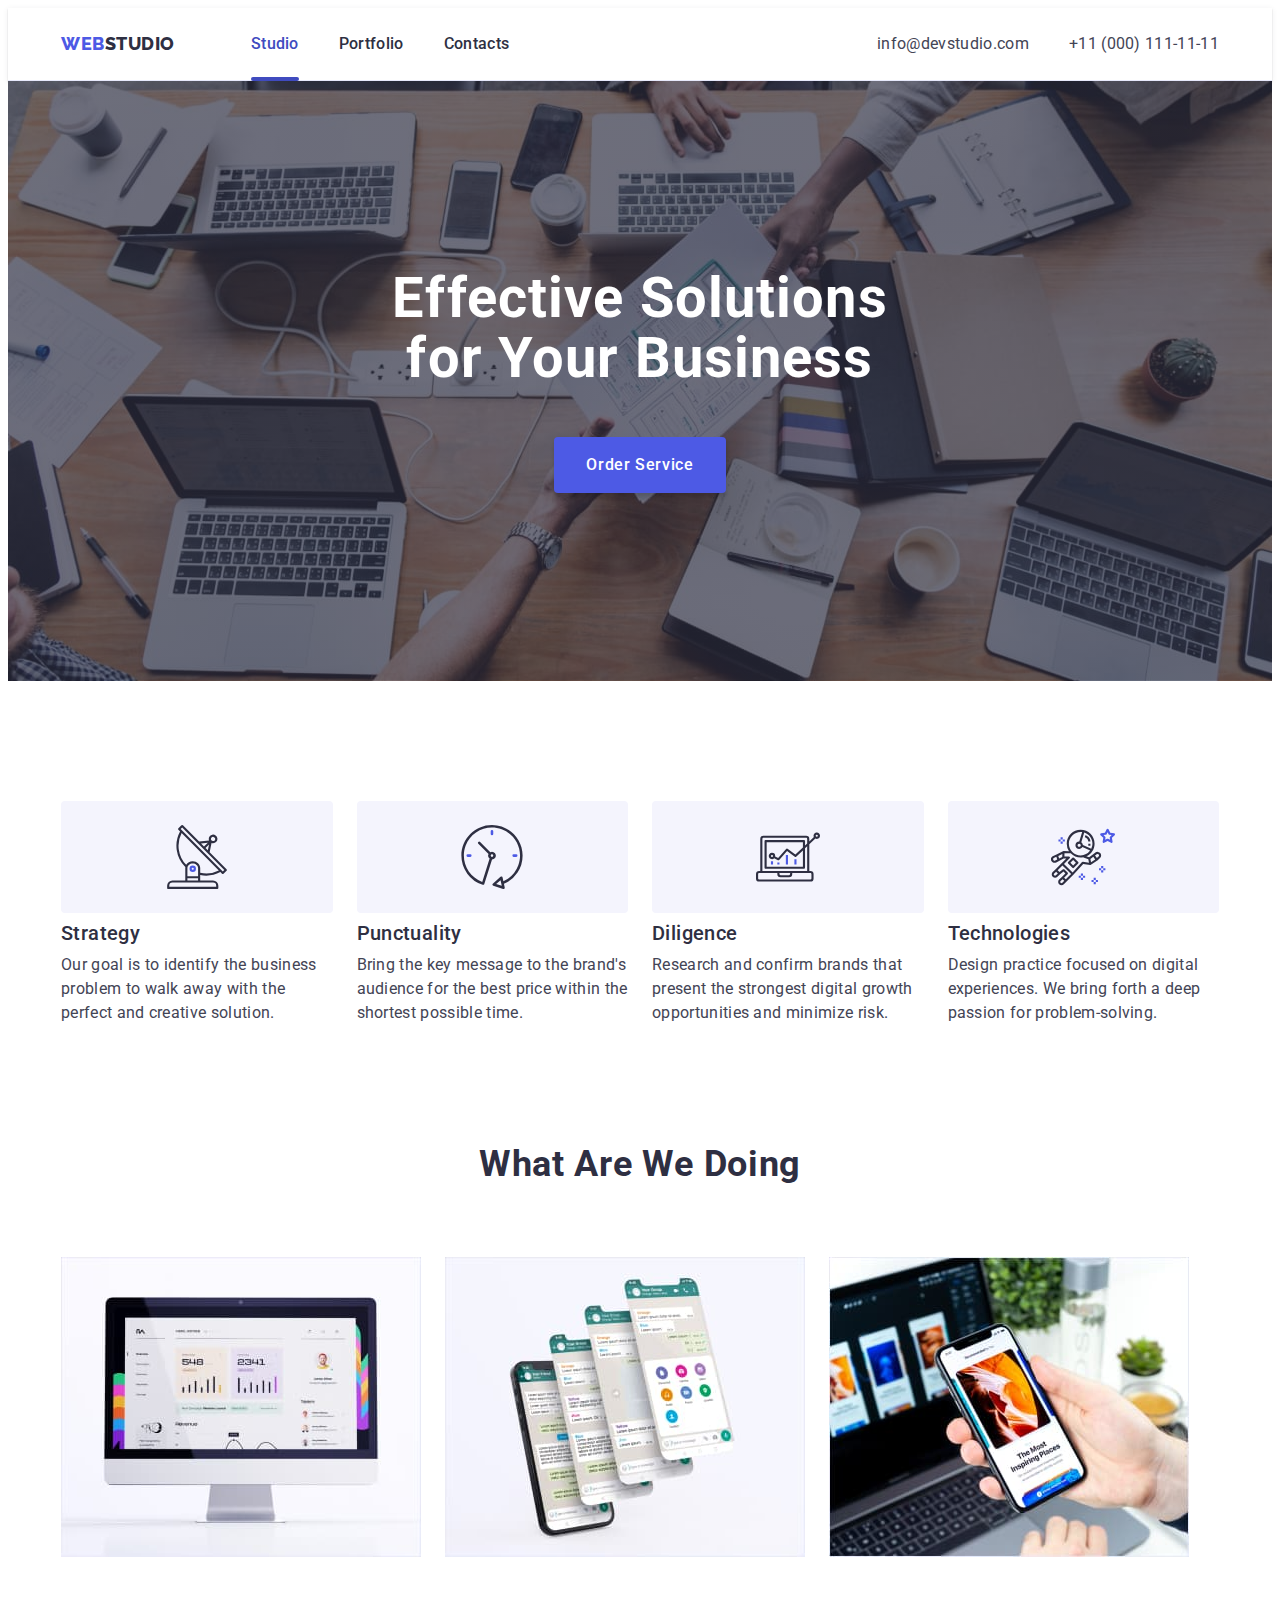
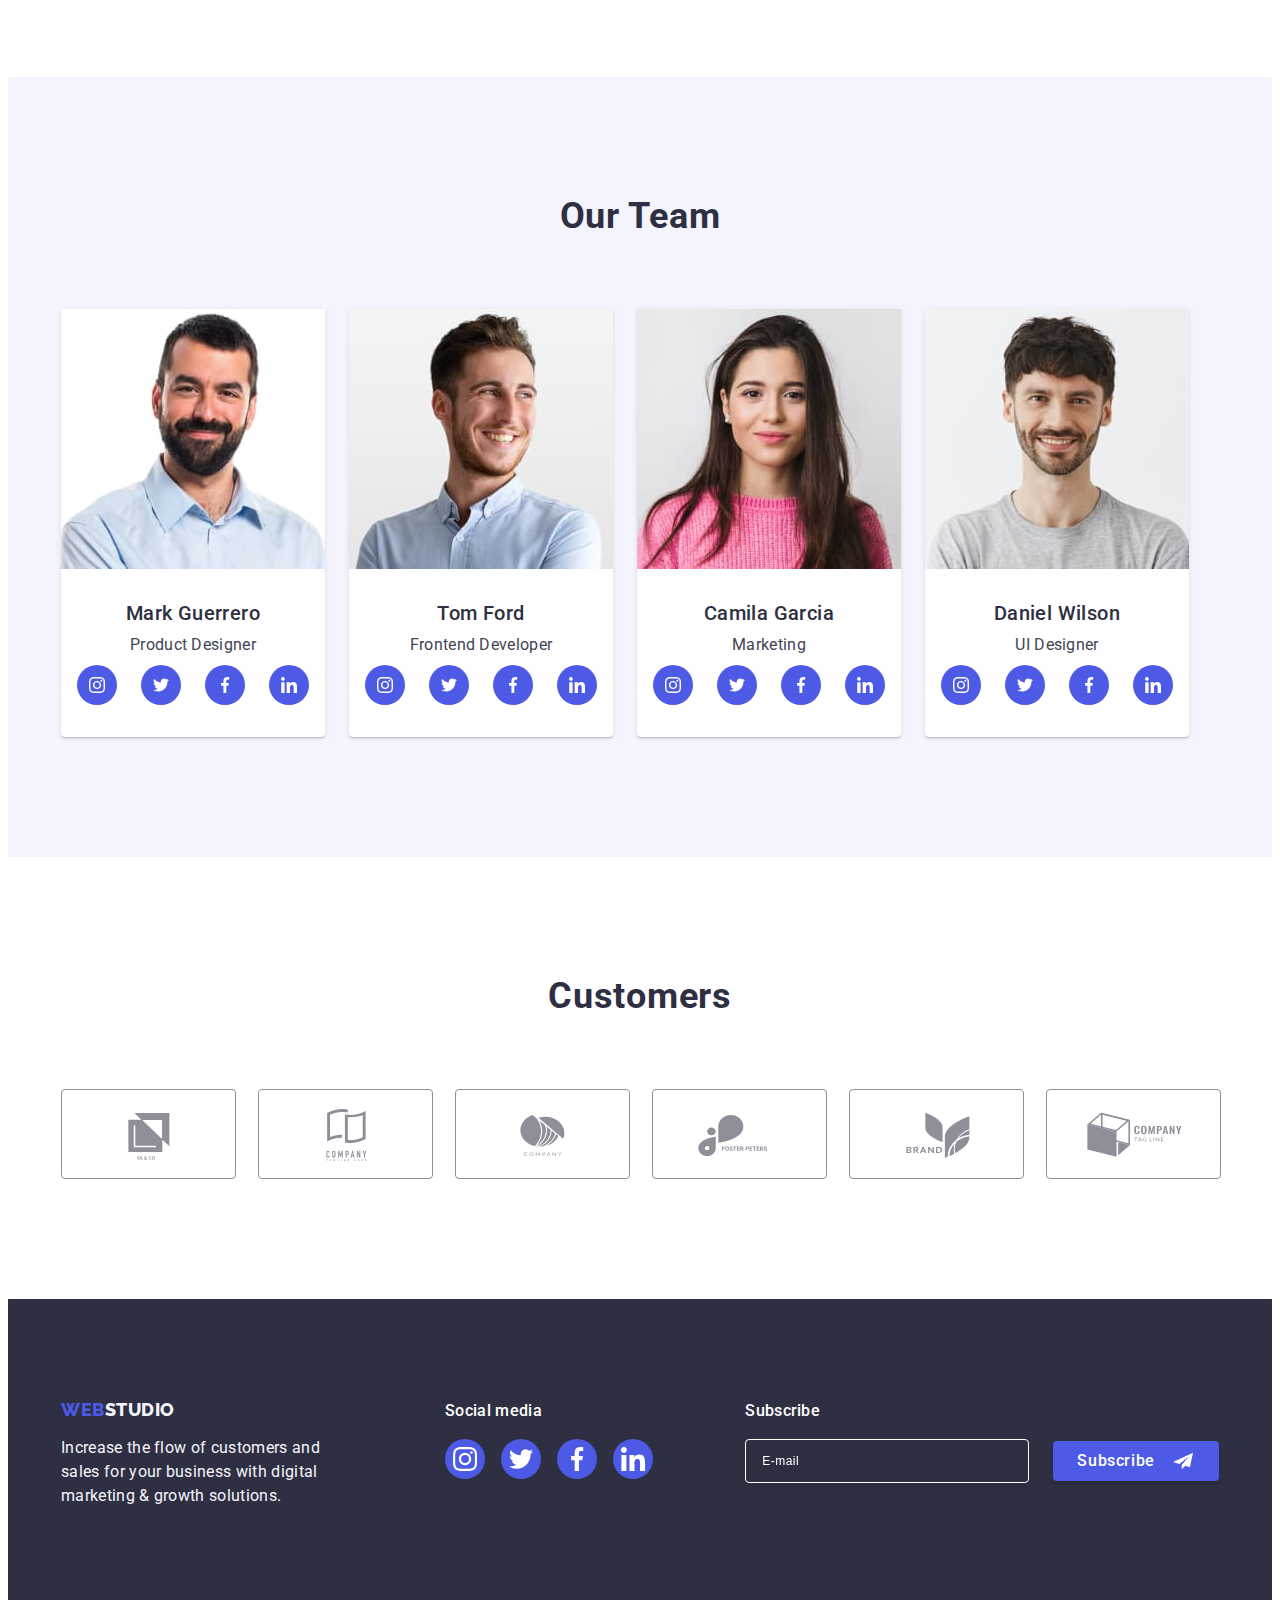
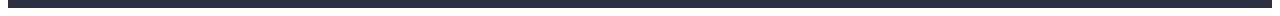
<file: index.html>
<!DOCTYPE html>
<html lang="en">
  <head>
    <meta charset="UTF-8" />
    <meta http-equiv="X-UA-Compatible" content="IE=edge" />
    <meta name="viewport" content="width=device-width, initial-scale=1.0" />
    <title>Main Page</title>
    <link rel="preconnect" href="https://fonts.googleapis.com" />
    <link rel="preconnect" href="https://fonts.gstatic.com" crossorigin />
    <link
      href="https://fonts.googleapis.com/css2?family=Raleway:wght@800&family=Roboto:wght@400;500;700;900&display=swap"
      rel="stylesheet"
    />
    <link
      rel="stylesheet"
      href="https://cdnjs.cloudflare.com/ajax/libs/modern-normalize/1.1.0/modern-normalize.min.css"
      integrity="sha512-wpPYUAdjBVSE4KJnH1VR1HeZfpl1ub8YT/NKx4PuQ5NmX2tKuGu6U/JRp5y+Y8XG2tV+wKQpNHVUX03MfMFn9Q=="
      crossorigin="anonymous"
      referrerpolicy="no-referrer"
    />
    <link rel="stylesheet" href="./css/styles.css" />
  </head>

  <body>
    <header class="header">
      <div class="haeder-container container">
        <nav class="header-nav">
          <a class="logo" href="./index.html"
            >Web<span class="header-logo">Studio</span></a
          >
          <ul class="header-menu">
            <li class="menu-item">
              <a class="header-link current-page" href="./index.html">Studio</a>
            </li>
            <li class="menu-item">
              <a class="header-link" href="./portfolio.html">Portfolio</a>
            </li>
            <li class="menu-item">
              <a class="header-link" href="">Contacts</a>
            </li>
          </ul>
        </nav>
        <address class="contact">
          <ul class="contact-list">
            <li class="contact-item">
              <a class="header-contact" href="mailto:info@devstudio.com"
                >info@devstudio.com</a
              >
            </li>
            <li class="contact-item">
              <a class="header-contact" href="tel:+110001111111"
                >+11 (000) 111-11-11</a
              >
            </li>
          </ul>
        </address>
      </div>
    </header>
    <main>
      <section class="hero">
        <div class="container">
          <h1 class="hero-title">Effective Solutions for Your Business</h1>
          <button data-modal-open class="order-btn btn" type="button">
            Order Service
          </button>
        </div>
      </section>
      <section class="features">
        <div class="container">
          <h2 class="features visually-hidden">Features</h2>
          <ul class="features-list">
            <li class="features-item">
              <div class="features-thumb">
                <svg class="features-icon">
                  <use href="./images/symbol-defs.svg#icon-antenna"></use>
                </svg>
              </div>
              <h3 class="features-subtitle subtitle">Strategy</h3>
              <p class="features-article">
                Our goal is to identify the business problem to walk away with
                the perfect and creative solution.
              </p>
            </li>
            <li class="features-item">
              <div class="features-thumb">
                <svg class="features-icon">
                  <use href="./images/symbol-defs.svg#icon-clock"></use>
                </svg>
              </div>
              <h3 class="features-subtitle subtitle">Punctuality</h3>
              <p class="features-article">
                Bring the key message to the brand's audience for the best price
                within the shortest possible time.
              </p>
            </li>
            <li class="features-item">
              <div class="features-thumb">
                <svg class="features-icon">
                  <use href="./images/symbol-defs.svg#icon-diagram"></use>
                </svg>
              </div>
              <h3 class="features-subtitle subtitle">Diligence</h3>
              <p class="features-article">
                Research and confirm brands that present the strongest digital
                growth opportunities and minimize risk.
              </p>
            </li>
            <li class="features-item">
              <div class="features-thumb">
                <svg class="features-icon">
                  <use href="./images/symbol-defs.svg#icon-astronaut"></use>
                </svg>
              </div>
              <h3 class="features-subtitle subtitle">Technologies</h3>
              <p class="features-article">
                Design practice focused on digital experiences. We bring forth a
                deep passion for problem-solving.
              </p>
            </li>
          </ul>
        </div>
      </section>
      <section class="activity">
        <div class="container">
          <h2 class="activity-title title">What are we doing</h2>
          <ul class="activity-list">
            <li class="activity-item">
              <img
                class="activity-img"
                src="./images/monitor.jpg"
                alt="Monitor"
                width="360"
                height="300"
              />
            </li>
            <li class="activity-item">
              <img
                class="activity-img"
                src="./images/scrin.jpg"
                alt="4 smartphone screens"
                width="360"
                height="300"
              />
            </li>
            <li class="activity-item">
              <img
                class="activity-img"
                src="./images/smartphon.jpg"
                alt="smartphone in human hand"
                width="360"
                height="300"
              />
            </li>
          </ul>
        </div>
      </section>
      <section class="team">
        <div class="container">
          <h2 class="team-title title">Our Team</h2>
          <ul class="team-list">
            <li class="team-item">
              <img
                src="./images/mark.jpg"
                alt="smiling man with a dark beard"
                width="264"
                height="260"
              />
              <div class="team-info">
                <h3 class="team-name subtitle">Mark Guerrero</h3>
                <p class="team-position">Product Designer</p>
                <ul class="team-socials">
                  <li>
                    <a href="" class="team-sosial social-link">
                      <svg class="social-icon">
                        <use
                          href="./images/symbol-defs.svg#icon-instagram"
                        ></use>
                      </svg>
                    </a>
                  </li>
                  <li>
                    <a href="" class="team-sosial social-link">
                      <svg class="social-icon">
                        <use href="./images/symbol-defs.svg#icon-twitter"></use>
                      </svg>
                    </a>
                  </li>
                  <li>
                    <a href="" class="team-sosial social-link">
                      <svg class="social-icon">
                        <use
                          href="./images/symbol-defs.svg#icon-facebook"
                        ></use>
                      </svg>
                    </a>
                  </li>
                  <li>
                    <a href="" class="team-sosial social-link">
                      <svg class="social-icon">
                        <use
                          href="./images/symbol-defs.svg#icon-linkedin"
                        ></use>
                      </svg>
                    </a>
                  </li>
                </ul>
              </div>
            </li>
            <li class="team-item">
              <img
                src="./images/tom.jpg"
                alt="a smiling guy with a fair beard"
                width="264"
                height="260"
              />
              <div class="team-info">
                <h3 class="team-name subtitle">Tom Ford</h3>
                <p class="team-position">Frontend Developer</p>
                <ul class="team-socials">
                  <li>
                    <a href="" class="team-sosial social-link">
                      <svg class="social-icon">
                        <use
                          href="./images/symbol-defs.svg#icon-instagram"
                        ></use>
                      </svg>
                    </a>
                  </li>
                  <li>
                    <a href="" class="team-sosial social-link">
                      <svg class="social-icon">
                        <use href="./images/symbol-defs.svg#icon-twitter"></use>
                      </svg>
                    </a>
                  </li>
                  <li>
                    <a href="" class="team-sosial social-link">
                      <svg class="social-icon">
                        <use
                          href="./images/symbol-defs.svg#icon-facebook"
                        ></use>
                      </svg>
                    </a>
                  </li>
                  <li>
                    <a href="" class="team-sosial social-link">
                      <svg class="social-icon">
                        <use
                          href="./images/symbol-defs.svg#icon-linkedin"
                        ></use>
                      </svg>
                    </a>
                  </li>
                </ul>
              </div>
            </li>
            <li class="team-item">
              <img
                src="./images/camila.jpg"
                alt="a girl with long dark hair"
                width="264"
                height="260"
              />
              <div class="team-info">
                <h3 class="team-name subtitle">Camila Garcia</h3>
                <p class="team-position">Marketing</p>
                <ul class="team-socials">
                  <li>
                    <a href="" class="team-sosial social-link">
                      <svg class="social-icon">
                        <use
                          href="./images/symbol-defs.svg#icon-instagram"
                        ></use>
                      </svg>
                    </a>
                  </li>
                  <li>
                    <a href="" class="team-sosial social-link">
                      <svg class="social-icon">
                        <use href="./images/symbol-defs.svg#icon-twitter"></use>
                      </svg>
                    </a>
                  </li>
                  <li>
                    <a href="" class="team-sosial social-link">
                      <svg class="social-icon">
                        <use
                          href="./images/symbol-defs.svg#icon-facebook"
                        ></use>
                      </svg>
                    </a>
                  </li>
                  <li>
                    <a href="" class="team-sosial social-link">
                      <svg class="social-icon">
                        <use
                          href="./images/symbol-defs.svg#icon-linkedin"
                        ></use>
                      </svg>
                    </a>
                  </li>
                </ul>
              </div>
            </li>
            <li class="team-item">
              <img
                src="./images/daniel.jpg"
                alt="a smiling guy with a beard"
                width="264"
                height="260"
              />
              <div class="team-info">
                <h3 class="team-name subtitle">Daniel Wilson</h3>
                <p class="team-position">UI Designer</p>
                <ul class="team-socials">
                  <li>
                    <a href="" class="team-sosial social-link">
                      <svg class="social-icon">
                        <use
                          href="./images/symbol-defs.svg#icon-instagram"
                        ></use>
                      </svg>
                    </a>
                  </li>
                  <li>
                    <a href="" class="team-sosial social-link">
                      <svg class="social-icon">
                        <use href="./images/symbol-defs.svg#icon-twitter"></use>
                      </svg>
                    </a>
                  </li>
                  <li>
                    <a href="" class="team-sosial social-link">
                      <svg class="social-icon">
                        <use
                          href="./images/symbol-defs.svg#icon-facebook"
                        ></use>
                      </svg>
                    </a>
                  </li>
                  <li>
                    <a href="" class="team-sosial social-link">
                      <svg class="social-icon">
                        <use
                          href="./images/symbol-defs.svg#icon-linkedin"
                        ></use>
                      </svg>
                    </a>
                  </li>
                </ul>
              </div>
            </li>
          </ul>
        </div>
      </section>
      <section class="customers">
        <div class="container">
          <h2 class="title">Customers</h2>
          <ul class="customers-list">
            <li class="customers-item">
              <a href="" class="customers-link">
                <svg class="customers-logo">
                  <use href="./images/symbol-defs.svg#icon-logo1"></use>
                </svg>
              </a>
            </li>
            <li class="customers-item">
              <a href="" class="customers-link">
                <svg class="customers-logo">
                  <use href="./images/symbol-defs.svg#icon-logo2"></use>
                </svg>
              </a>
            </li>
            <li class="customers-item">
              <a href="" class="customers-link">
                <svg class="customers-logo">
                  <use href="./images/symbol-defs.svg#icon-logo3"></use>
                </svg>
              </a>
            </li>
            <li class="customers-item">
              <a href="" class="customers-link">
                <svg class="customers-logo">
                  <use href="./images/symbol-defs.svg#icon-logo4"></use>
                </svg>
              </a>
            </li>
            <li class="customers-item">
              <a href="" class="customers-link">
                <svg class="customers-logo">
                  <use href="./images/symbol-defs.svg#icon-logo5"></use>
                </svg>
              </a>
            </li>
            <li class="customers-item">
              <a href="" class="customers-link">
                <svg class="customers-logo">
                  <use href="./images/symbol-defs.svg#icon-logo6"></use>
                </svg>
              </a>
            </li>
          </ul>
        </div>
      </section>
    </main>
    <footer class="footer">
      <div class="footer-container container">
        <div class="footer-text">
          <a class="footer-logo logo" href="./index.html"
            >Web<span class="footer-logo-text">Studio</span></a
          >
          <p class="footer-article">
            Increase the flow of customers and sales for your business with
            digital marketing & growth solutions.
          </p>
        </div>
        <div class="footer-media">
          <p class="footer-subtitle">Social media</p>
          <ul class="footer-socials">
            <li>
              <a href="" class="footer-social social-link">
                <svg class="footer-socials-icon">
                  <use href="./images/symbol-defs.svg#icon-instagram"></use>
                </svg>
              </a>
            </li>
            <li>
              <a href="" class="footer-social social-link">
                <svg class="footer-socials-icon">
                  <use href="./images/symbol-defs.svg#icon-twitter"></use>
                </svg>
              </a>
            </li>
            <li>
              <a href="" class="footer-social social-link">
                <svg class="footer-socials-icon">
                  <use href="./images/symbol-defs.svg#icon-facebook"></use>
                </svg>
              </a>
            </li>
            <li>
              <a href="" class="footer-social social-link">
                <svg class="footer-socials-icon">
                  <use href="./images/symbol-defs.svg#icon-linkedin"></use>
                </svg>
              </a>
            </li>
          </ul>
        </div>
        <div class="footer-subscribe">
          <p class="footer-subtitle">Subscribe</p>
          <form class="footer-form">
            <label class="footer-field">
              <input
                class="mail-input"
                type="text"
                name="email"
                placeholder="E-mail"
              />
            </label>
            <button class="subscribe-btn btn" type="submit">
              Subscribe
              <svg class="plane-icon" width="24" height="20">
                <use href="./images/symbol-defs.svg#plane"></use>
              </svg>
            </button>
          </form>
        </div>
      </div>
    </footer>
    <div class="backdrop is-hidden" data-modal>
      <div class="modal">
        <button data-modal-close class="close-button" type="button">
          <svg class="close-icon" width="8" height="8">
            <use href="./images/symbol-defs.svg#close"></use>
          </svg>
        </button>
        <p class="modal-title">Leave your contacts and we will call you back</p>
        <form class="modal-form">
          <label class="modal-label">
            <span class="modal-text">Name</span>
            <input type="text" class="modal-input" name="name" required />
            <svg class="modal-icon" width="18" height="24">
              <use href="./images/symbol-defs.svg#person"></use>
            </svg>
          </label>
          <label class="modal-label">
            <span class="modal-text">Phone</span>
            <input type="text" class="modal-input" name="tel" required />
            <svg class="modal-icon" width="18" height="24">
              <use href="./images/symbol-defs.svg#phone"></use>
            </svg>
          </label>
          <label class="modal-label">
            <span class="modal-text">Email</span>
            <input type="text" class="modal-input" name="email" required />
            <svg class="modal-icon" width="18" height="24">
              <use href="./images/symbol-defs.svg#email"></use>
            </svg>
          </label>
          <label class="modal-label">
            <span class="modal-text">Comment</span>
            <textarea
              name="user-comment"
              class="user-comment"
              placeholder="Text input"
            ></textarea>
          </label>
          <label class="checkbox-label">
            <input
              class="privacy-input visually-hidden"
              type="checkbox"
              name="privacy"
              value="true"
            />
            <span class="privacy-icon">
              <svg class="click-icon" width="10" height="8">
                <use href="./images/symbol-defs.svg#click"></use>
              </svg>
            </span>
            I accept the terms and conditions of the
            <a class="privacy-link" href="">Privacy Policy</a>
          </label>
          <button type="submit" class="submit-btn btn">Send</button>
        </form>
      </div>
    </div>
    <script src="./js/modal.js"></script>
  </body>
</html>
</file>
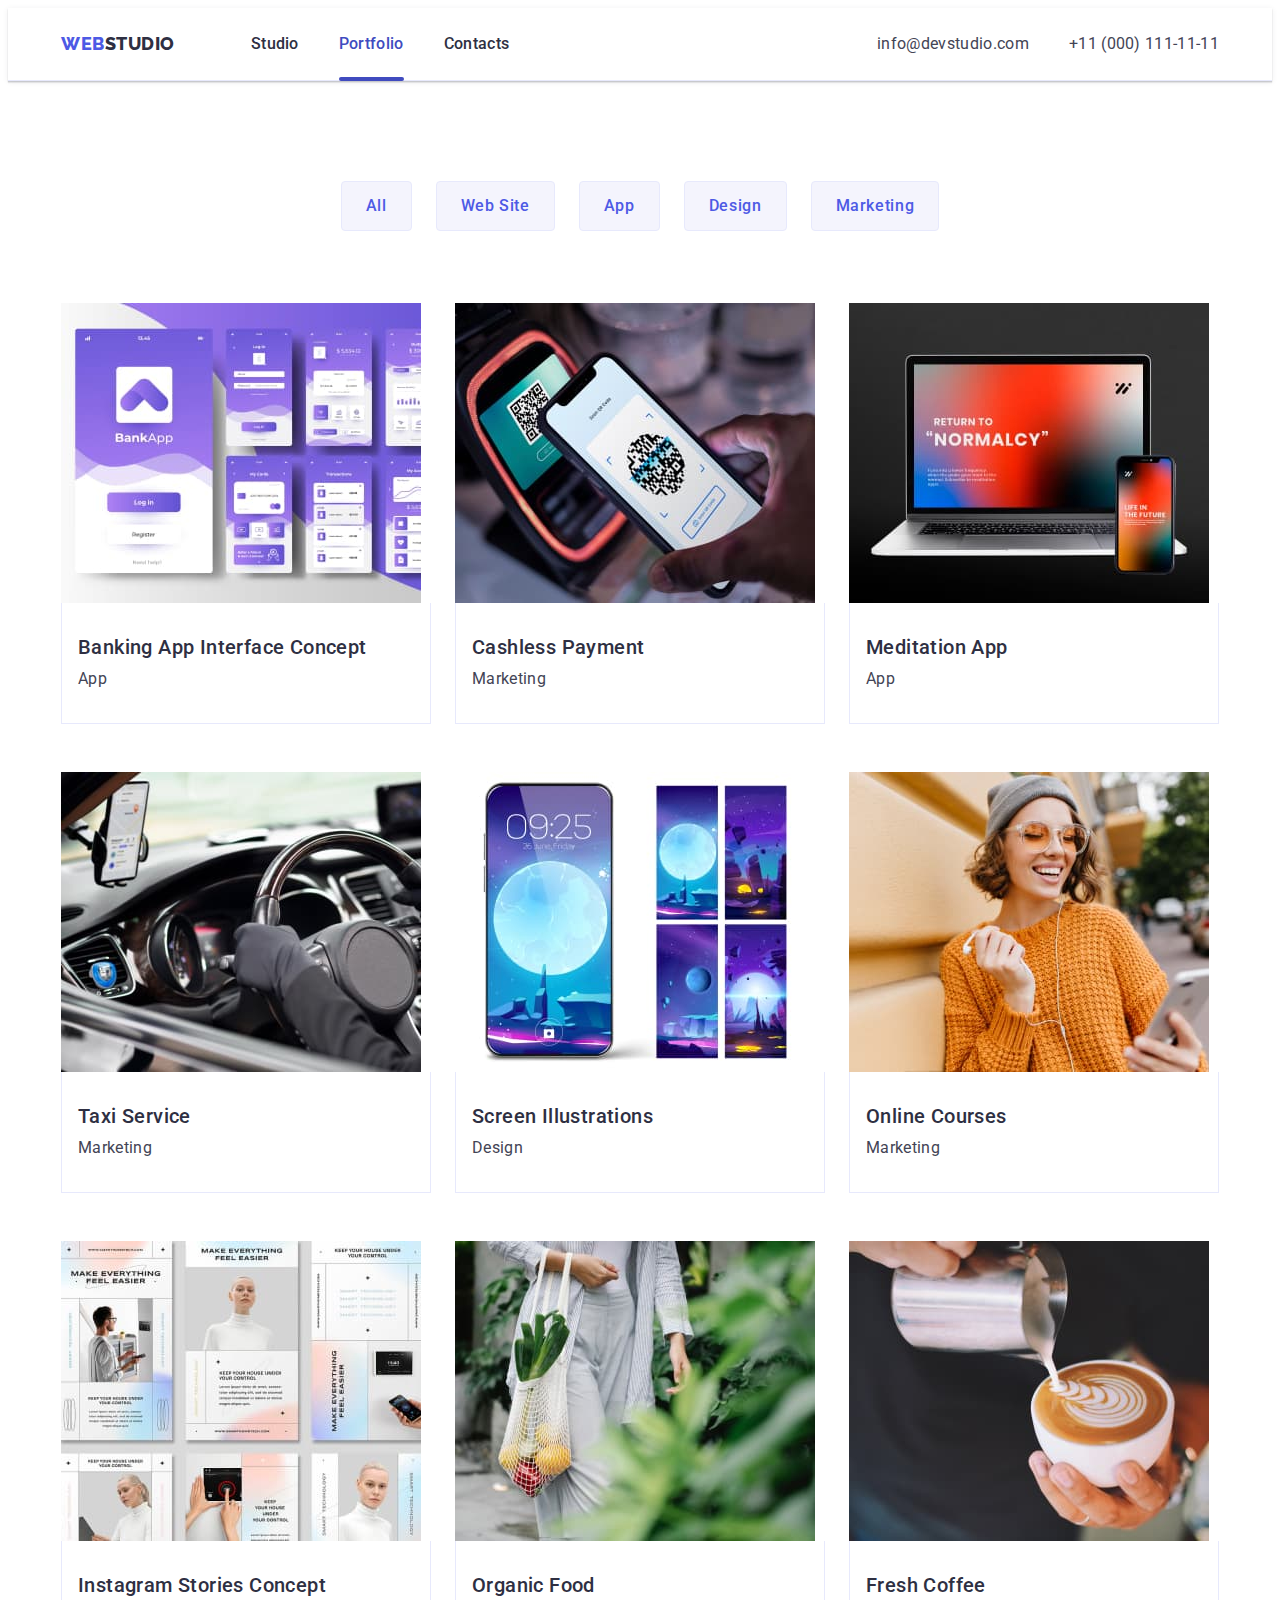
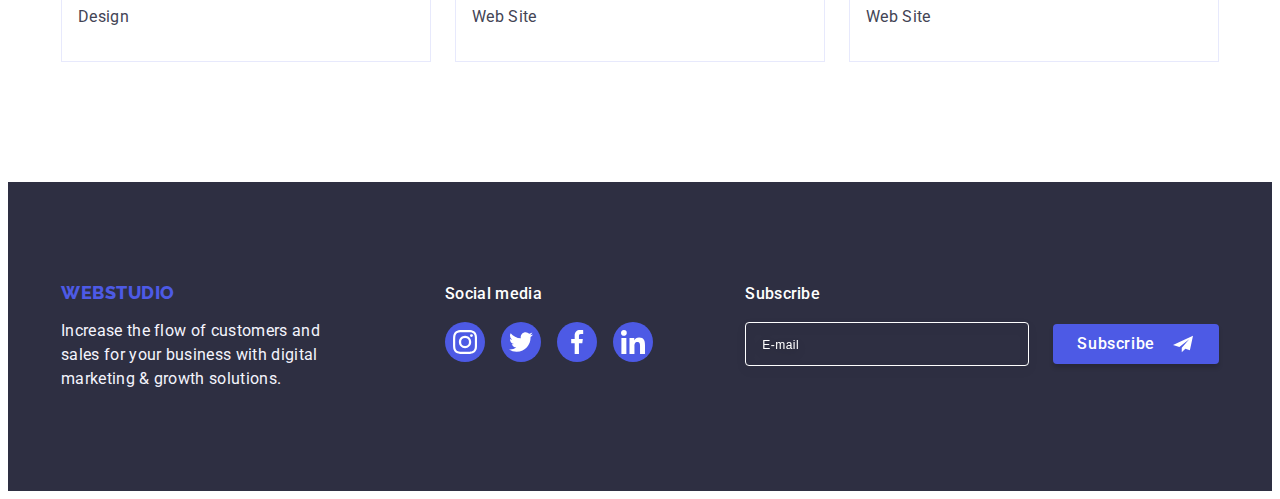
<file: portfolio.html>
<!DOCTYPE html>
<html lang="en">
  <head>
    <meta charset="UTF-8" />
    <meta http-equiv="X-UA-Compatible" content="IE=edge" />
    <meta name="viewport" content="width=device-width, initial-scale=1.0" />
    <title>Portfolio</title>
    <link rel="preconnect" href="https://fonts.googleapis.com" />
    <link rel="preconnect" href="https://fonts.gstatic.com" crossorigin />
    <link
      href="https://fonts.googleapis.com/css2?family=Raleway:wght@800&family=Roboto:wght@400;500;700;900&display=swap"
      rel="stylesheet"
    />
    <link
      rel="stylesheet"
      href="https://cdnjs.cloudflare.com/ajax/libs/modern-normalize/1.1.0/modern-normalize.min.css"
      integrity="sha512-wpPYUAdjBVSE4KJnH1VR1HeZfpl1ub8YT/NKx4PuQ5NmX2tKuGu6U/JRp5y+Y8XG2tV+wKQpNHVUX03MfMFn9Q=="
      crossorigin="anonymous"
      referrerpolicy="no-referrer"
    />
    <link rel="stylesheet" href="./css/styles.css" />
  </head>

  <body>
    <header class="header">
      <div class="haeder-container container">
        <nav class="header-nav">
          <a class="logo" href="./index.html"
            >Web<span class="header-logo">Studio</span></a
          >
          <ul class="header-menu">
            <li class="menu-item">
              <a class="header-link" href="./index.html">Studio</a>
            </li>
            <li class="menu-item">
              <a class="header-link current-page" href="./portfolio.html"
                >Portfolio</a
              >
            </li>
            <li class="menu-item">
              <a class="header-link" href="">Contacts</a>
            </li>
          </ul>
        </nav>
        <address class="contact">
          <ul class="contact-list">
            <li class="contact-item">
              <a class="header-contact" href="mailto:info@devstudio.com"
                >info@devstudio.com</a
              >
            </li>
            <li class="contact-item">
              <a class="header-contact" href="tel:+110001111111"
                >+11 (000) 111-11-11</a
              >
            </li>
          </ul>
        </address>
      </div>
    </header>
    <main>
      <section class="portfolio">
        <div class="container">
          <h1 class="visually-hidden">Ouer portfolio</h1>
          <ul class="filter-list">
            <li><button class="filter-btn" type="button">All</button></li>
            <li><button class="filter-btn" type="button">Web Site</button></li>
            <li><button class="filter-btn" type="button">App</button></li>
            <li><button class="filter-btn" type="button">Design</button></li>
            <li><button class="filter-btn" type="button">Marketing</button></li>
          </ul>
          <ul class="portfolio-list">
            <li class="portfolio-item">
              <a class="portfolio-link" href="">
                <div class="portfolio-thumb">
                  <img
                    src="./images/img1.jpg"
                    alt="smartphons scrins"
                    width="360"
                    height="300"
                  />
                  <div class="portfolio-overlay">
                    <p class="overlay-text">
                      14 Stylish and User-Friendly App Design Concepts · Task
                      Manager App · Calorie Tracker App · Exotic Fruit Ecommerce
                      App · Cloud Storage App
                    </p>
                  </div>
                </div>

                <div class="portfolio-info">
                  <h2 class="portfolio-subject subtitle">
                    Banking App Interface Concept
                  </h2>
                  <p class="portfolio-text">App</p>
                </div>
              </a>
            </li>
            <li class="portfolio-item">
              <a class="portfolio-link" href="">
                <div class="portfolio-thumb">
                  <img
                    src="./images/img2.jpg"
                    alt="smartphone with QR code"
                    width="360"
                    height="300"
                  />
                  <div class="portfolio-overlay">
                    <p class="overlay-text">
                      14 Stylish and User-Friendly App Design Concepts · Task
                      Manager App · Calorie Tracker App · Exotic Fruit Ecommerce
                      App · Cloud Storage App
                    </p>
                  </div>
                </div>

                <div class="portfolio-info">
                  <h2 class="portfolio-subject subtitle">Cashless Payment</h2>
                  <p class="portfolio-text">Marketing</p>
                </div>
              </a>
            </li>
            <li class="portfolio-item">
              <a class="portfolio-link" href="">
                <div class="portfolio-thumb">
                  <img
                    src="./images/img3.jpg"
                    alt="laptop and smartphone"
                    width="360"
                    height="300"
                  />
                  <div class="portfolio-overlay">
                    <p class="overlay-text">
                      14 Stylish and User-Friendly App Design Concepts · Task
                      Manager App · Calorie Tracker App · Exotic Fruit Ecommerce
                      App · Cloud Storage App
                    </p>
                  </div>
                </div>

                <div class="portfolio-info">
                  <h2 class="portfolio-subject subtitle">Meditation App</h2>
                  <p class="portfolio-text">App</p>
                </div>
              </a>
            </li>
            <li class="portfolio-item">
              <a class="portfolio-link" href="">
                <div class="portfolio-thumb">
                  <img
                    src="./images/img4.jpg"
                    alt="smartphone in the car"
                    width="360"
                    height="300"
                  />
                  <div class="portfolio-overlay">
                    <p class="overlay-text">
                      14 Stylish and User-Friendly App Design Concepts · Task
                      Manager App · Calorie Tracker App · Exotic Fruit Ecommerce
                      App · Cloud Storage App
                    </p>
                  </div>
                </div>

                <div class="portfolio-info">
                  <h2 class="portfolio-subject subtitle">Taxi Service</h2>
                  <p class="portfolio-text">Marketing</p>
                </div>
              </a>
            </li>
            <li class="portfolio-item">
              <a class="portfolio-link" href="">
                <div class="portfolio-thumb">
                  <img
                    src="./images/img5.jpg"
                    alt="smartphons scrins"
                    width="360"
                    height="300"
                  />
                  <div class="portfolio-overlay">
                    <p class="overlay-text">
                      14 Stylish and User-Friendly App Design Concepts · Task
                      Manager App · Calorie Tracker App · Exotic Fruit Ecommerce
                      App · Cloud Storage App
                    </p>
                  </div>
                </div>

                <div class="portfolio-info">
                  <h2 class="portfolio-subject subtitle">
                    Screen Illustrations
                  </h2>
                  <p class="portfolio-text">Design</p>
                </div>
              </a>
            </li>
            <li class="portfolio-item">
              <a class="portfolio-link" href="">
                <div class="portfolio-thumb">
                  <img
                    src="./images/img6.jpg"
                    alt="girl with smartphon"
                    width="360"
                    height="300"
                  />
                  <div class="portfolio-overlay">
                    <p class="overlay-text">
                      14 Stylish and User-Friendly App Design Concepts · Task
                      Manager App · Calorie Tracker App · Exotic Fruit Ecommerce
                      App · Cloud Storage App
                    </p>
                  </div>
                </div>

                <div class="portfolio-info">
                  <h2 class="portfolio-subject subtitle">Online Courses</h2>
                  <p class="portfolio-text">Marketing</p>
                </div>
              </a>
            </li>
            <li class="portfolio-item">
              <a class="portfolio-link" href="">
                <div class="portfolio-thumb">
                  <img
                    src="./images/img7.jpg"
                    alt="instagrams pages"
                    width="360"
                    height="300"
                  />
                  <div class="portfolio-overlay">
                    <p class="overlay-text">
                      14 Stylish and User-Friendly App Design Concepts · Task
                      Manager App · Calorie Tracker App · Exotic Fruit Ecommerce
                      App · Cloud Storage App
                    </p>
                  </div>
                </div>

                <div class="portfolio-info">
                  <h2 class="portfolio-subject subtitle">
                    Instagram Stories Concept
                  </h2>
                  <p class="portfolio-text">Design</p>
                </div>
              </a>
            </li>
            <li class="portfolio-item">
              <a class="portfolio-link" href="">
                <div class="portfolio-thumb">
                  <img
                    src="./images/img8.jpg"
                    alt="a bag with organik food "
                    width="360"
                    height="300"
                  />
                  <div class="portfolio-overlay">
                    <p class="overlay-text">
                      14 Stylish and User-Friendly App Design Concepts · Task
                      Manager App · Calorie Tracker App · Exotic Fruit Ecommerce
                      App · Cloud Storage App
                    </p>
                  </div>
                </div>

                <div class="portfolio-info">
                  <h2 class="portfolio-subject subtitle">Organic Food</h2>
                  <p class="portfolio-text">Web Site</p>
                </div>
              </a>
            </li>
            <li class="portfolio-item">
              <a class="portfolio-link" href="">
                <div class="portfolio-thumb">
                  <img
                    src="./images/img9.jpg"
                    alt="a cap of coffee"
                    width="360"
                    height="300"
                  />
                  <div class="portfolio-overlay">
                    <p class="overlay-text">
                      14 Stylish and User-Friendly App Design Concepts · Task
                      Manager App · Calorie Tracker App · Exotic Fruit Ecommerce
                      App · Cloud Storage App
                    </p>
                  </div>
                </div>

                <div class="portfolio-info">
                  <h2 class="portfolio-subject subtitle">Fresh Coffee</h2>
                  <p class="portfolio-text">Web Site</p>
                </div>
              </a>
            </li>
          </ul>
        </div>
      </section>
    </main>
    <footer class="footer">
      <div class="footer-container container">
        <div class="footer-text">
          <a class="logo" href="./index.html"
            >Web<span class="footer-logo">Studio</span></a
          >
          <p class="footer-article">
            Increase the flow of customers and sales for your business with
            digital marketing & growth solutions.
          </p>
        </div>
        <div class="footer-media">
          <p class="footer-subtitle">Social media</p>
          <ul class="footer-socials">
            <li>
              <a href="" class="footer-social social-link">
                <svg class="footer-socials-icon">
                  <use href="./images/symbol-defs.svg#icon-instagram"></use>
                </svg>
              </a>
            </li>
            <li>
              <a href="" class="footer-social social-link">
                <svg class="footer-socials-icon">
                  <use href="./images/symbol-defs.svg#icon-twitter"></use>
                </svg>
              </a>
            </li>
            <li>
              <a href="" class="footer-social social-link">
                <svg class="footer-socials-icon">
                  <use href="./images/symbol-defs.svg#icon-facebook"></use>
                </svg>
              </a>
            </li>
            <li>
              <a href="" class="footer-social social-link">
                <svg class="footer-socials-icon">
                  <use href="./images/symbol-defs.svg#icon-linkedin"></use>
                </svg>
              </a>
            </li>
          </ul>
        </div>
        <div class="footer-subscribe">
          <p class="footer-subtitle">Subscribe</p>
          <form class="footer-form">
            <label class="footer-field">
              <input class="mail-input" type="text" name="email" placeholder="E-mail"> 
            </label>
            <button class="subscribe-btn btn" type="submit">Subscribe
              <svg class="plane-icon" width="24" height="20">
                <use href="./images/symbol-defs.svg#plane"></use>
              </svg>
            </button>
          </form>
        </div>
      </div>
    </footer>
  </body>
</html>
</file>
<file: css/styles.css>
:root {
  --primary-brand: #4d5ae5;
  --text: #434455;
  --success: #31d0aa;
  --dark-brand: #2e2f42;
  --white-background: #ffffff;
  --light: #f4f4fd;
  --accent: #e7e9fc;
  --pressed-state: #404bbf;
  --footer-social-hover: #31d0aa;
  --hero-gradient: linear-gradient(#2e2f42b2, #2e2f42b2);
  --subtle-text: #8e8f99;
  --total-white: #ffffff;
  --modal-overlay: rgba(46, 47, 66, 0.4);
  --modal-background: #fcfcfc;
  --order-button-shadow: 0px 4px 4px rgba(0, 0, 0, 0.15);
  --drop-shadow: drop-shadow(0px 4px 4px rgba(0, 0, 0, 0.15));
  --header-shadow: 0px 2px 1px rgba(46, 47, 66, 0.08),
    0px 1px 1px rgba(46, 47, 66, 0.16), 0px 1px 6px rgba(46, 47, 66, 0.08);
  --team-box-shadow: 0px 1px 6px rgba(46, 47, 66, 0.08),
    0px 1px 1px rgba(46, 47, 66, 0.16), 0px 2px 1px rgba(46, 47, 66, 0.08);
  --filter-shadow: 0px 3px 1px rgba(0, 0, 0, 0.1),
    0px 2px 1px rgba(0, 0, 0, 0.08), 0px 2px 2px rgba(0, 0, 0, 0.12);
  --portfolio-shadow: 0px 1px 6px rgba(46, 47, 66, 0.08),
    0px 1px 1px rgba(46, 47, 66, 0.16), 0px 2px 1px rgba(46, 47, 66, 0.08);
  --cubic-timing: cubic-bezier(0.4, 0, 0.2, 1);
}

/*=== General === */

h1,
h2,
h3,
p {
  margin: 0;
}
ul {
  margin: 0;
  padding-left: 0;
  list-style: none;
}
a {
  display: block;
  text-decoration: none;
}
button {
  cursor: pointer;
}
img {
  display: block;
  max-width: 100%;
  height: auto;
}
.visually-hidden {
  position: absolute;
  width: 1px;
  height: 1px;
  margin: -1px;
  border: 0;
  padding: 0;
  white-space: nowrap;
  clip-path: inset(100%);
  clip: rect(0 0 0 0);
  overflow: hidden;
}
body {
  font-family: "Roboto", sans-serif;
  font-size: 16px;
  line-height: 1.5;
  letter-spacing: 0.02em;
  color: var(--text);
  background-color: var(--white-background);
}
.container {
  width: 1158px;
  padding-left: 15px;
  padding-right: 15px;
  margin-left: auto;
  margin-right: auto;
}
.title {
  font-size: 36px;
  line-height: 1.11;
  text-align: center;
  letter-spacing: 0.02em;
  text-transform: capitalize;
  color: var(--dark-brand);
}
.subtitle {
  font-weight: 500;
  font-size: 20px;
  line-height: 1.2;
  letter-spacing: 0.02em;
  color: var(--dark-brand);
}
.social-link {
  display: flex;
  width: 100%;
  height: 100%;
  border-radius: 50%;
  justify-content: center;
  align-items: center;
  color: var(--total-white);
  background-color: var(--primary-brand);
  transition: background-color 250ms var(--cubic-timing);
}
.btn {
  min-width: 169px;
  padding: 16px 32px;
  border-radius: 4px;
  border: none;
  font-family: "Roboto", sans-serif;
  font-weight: 500;
  font-size: 16px;
  line-height: 1.5;
  letter-spacing: 0.04em;
  color: var(--white-background);
  background-color: var(--primary-brand);
  box-shadow: var(--order-button-shadow);
  transition: background-color 250ms var(--cubic-timing);
}
.btn:hover,
.btn:focus {
  background-color: var(--pressed-state);
}

/* === Header === */
.header {
  border-bottom: 1px solid var(--accent);
  background-color: var(--white-background);
  box-shadow: var(--header-shadow);
}
.haeder-container {
  display: flex;
  align-items: center;
}
.header-nav {
  display: flex;
  align-items: center;
  margin-right: auto;
}
.logo {
  font-family: "Raleway", sans-serif;
  font-weight: 800;
  font-size: 18px;
  line-height: 1.17;
  letter-spacing: 0.03em;
  text-transform: uppercase;
  color: var(--primary-brand);
}
.header-logo {
  color: var(--dark-brand);
}
.header-menu {
  display: flex;
  gap: 40px;
  margin-left: 76px;
}
.header-link {
  position: relative;
  padding-top: 24px;
  padding-bottom: 24px;
  font-weight: 500;
  letter-spacing: 0.02em;
  color: var(--dark-brand);
  transition: color 250ms var(--cubic-timing);
}
.header-link:hover,
.header-link:focus {
  color: var(--pressed-state);
}
.header-link.current-page {
  color: var(--pressed-state);
}
.current-page::after {
  content: "";
  position: absolute;
  display: block;
  width: 100%;
  height: 4px;
  border-radius: 2px;
  bottom: -1px;
  background-color: var(--pressed-state);
}
.contact {
  font-style: normal;
}
.contact-list {
  display: flex;
  gap: 40px;
  align-items: center;
}
.header-contact {
  padding-top: 24px;
  padding-bottom: 24px;
  color: var(--text);
  transition: color 250ms var(--cubic-timing);
}
.header-contact:hover,
.header-contact:focus {
  color: var(--pressed-state);
}

/* === Hero === */
.hero {
  padding-top: 188px;
  padding-bottom: 188px;
  text-align: center;
  background-image: var(--hero-gradient), url(../images/office.jpg);
  max-width: 1440px;
  margin-left: auto;
  margin-right: auto;
  background-size: cover;
  background-position: center;
  background-repeat: no-repeat;
}

.hero-title {
  max-width: 496px;
  margin: 0 auto 48px;
  font-size: 56px;
  line-height: 1.07;
  letter-spacing: 0.02em;
  color: var(--white-background);
}

/*=== Features === */
.features {
  padding-top: 120px;
  padding-bottom: 120px;
}
.features-list {
  display: flex;
  gap: 24px;
}
.features-item {
  width: calc((100% - 72px) / 4);
}
.features-thumb {
  display: flex;
  justify-content: center;
  align-items: center;
  margin-bottom: 8px;
  height: 112px;
  background-color: var(--light);
  border-radius: 4px;
}
.features-icon {
  width: 64px;
  height: 64px;
}
.features-subtitle {
  margin-bottom: 8px;
}

/*=== Activity === */
.activity {
  padding-bottom: 120px;
}
.activity-title {
  margin-bottom: 72px;
}
.activity-list {
  display: flex;
  gap: 24px;
}

/*=== Team === */
.team {
  padding-top: 120px;
  padding-bottom: 120px;
  background-color: var(--light);
}
.team-title {
  margin-bottom: 72px;
}
.team-list {
  display: flex;
  gap: 24px;
}
.team-item {
  flex-basis: calc((100% - 72) / 4);
  border-radius: 0px 0px 4px 4px;
  background-color: var(--white-background);
  box-shadow: var(--team-box-shadow);
}
.team-info {
  padding: 32px 16px;
  text-align: center;
}
.team-name {
  margin-bottom: 8px;
}
.team-position {
  margin-bottom: 8px;
}
.team-socials {
  display: flex;
  gap: 24px;
  justify-content: center;
}
.team-socials li {
  width: 40px;
  height: 40px;
}
.social-icon {
  display: block;
  width: 16px;
  height: 16px;
  fill: currentColor;
}
.team-sosial:hover,
.team-sosial:focus {
  background-color: var(--pressed-state);
}

/* === Customers === */
.customers {
  padding-top: 120px;
  padding-bottom: 120px;
}
.customers-list {
  margin-top: 72px;
  display: flex;
  gap: 24px;
}
.customers-item {
  width: calc((100% - 120px) / 6);
}
.customers-link {
  display: flex;
  width: 100%;
  height: 88px;
  justify-content: center;
  align-items: center;
  border: 1px solid var(--subtle-text);
  border-radius: 4px;
  color: var(--subtle-text);
  transition: color 250ms var(--cubic-timing), border 250ms var(--cubic-timing);
}
.customers-link:hover,
.customers-link:focus {
  color: var(--pressed-state);
  border: 1px solid var(--pressed-state);
}
.customers-logo {
  width: 104px;
  height: 56px;
  fill: currentColor;
}

/* === Portfolio === */
.portfolio {
  padding-top: 100px;
  padding-bottom: 120px;
}
.filter-list {
  display: flex;
  justify-content: center;
  gap: 24px;
  margin-bottom: 72px;
}
.filter-btn {
  display: block;
  padding: 12px 24px;
  border-radius: 4px;
  border: 1px solid var(--accent);
  font-family: "Roboto", sans-serif;
  font-weight: 500;
  font-size: 16px;
  line-height: 1.5;
  letter-spacing: 0.04em;
  color: var(--primary-brand);
  background-color: var(--light);
  transition: color 250ms var(--cubic-timing),
    background-color 250ms var(--cubic-timing),
    box-shadow 250ms var(--cubic-timing), border 250ms var(--cubic-timing);
}
.filter-btn:hover,
.filter-btn:focus {
  border: 1px solid transparent;
  color: var(--white-background);
  background-color: var(--pressed-state);
  box-shadow: var(--filter-shadow);
}
.portfolio-list {
  display: flex;
  flex-wrap: wrap;
  gap: 48px 24px;
}
.portfolio-item {
  flex-basis: calc((100% - 48px) / 3);
}
.portfolio-link {
  transition: box-shadow 250ms var(--cubic-timing);
}
.portfolio-link:hover,
.portfolio-link:focus {
  box-shadow: var(--portfolio-shadow);
}
.portfolio-thumb {
  position: relative;
  overflow: hidden;
}
.portfolio-overlay {
  position: absolute;
  width: 100%;
  height: 100%;
  top: 0;
  left: 0;
  padding: 40px 32px 0;
  background-color: var(--primary-brand);
  transform: translateY(100%);
  transition: transform 250ms var(--cubic-timing);
}
.portfolio-link:hover .portfolio-overlay,
.portfolio-link:focus .portfolio-overlay {
  transform: translateY(0);
}
.overlay-text {
  color: var(--light);
}
.portfolio-info {
  padding: 32px 16px;
  border-left: 1px solid var(--accent);
  border-right: 1px solid var(--accent);
  border-bottom: 1px solid var(--accent);
}
.portfolio-subject {
  margin-bottom: 8px;
}
.portfolio-text {
  color: var(--text);
}

/*=== Footter ===*/
.footer {
  padding-top: 100px;
  padding-bottom: 100px;
  background-color: var(--dark-brand);
}
.footer-container {
  display: flex;
}
.footer-logo-text {
  color: var(--light);
}
.footer-text {
  max-width: 264px;
  margin-right: 120px;
}
.footer-article {
  margin-top: 16px;
  color: var(--light);
}
.footer-subtitle {
  margin-bottom: 16px;
  font-weight: 500;
  color: var(--total-white);
}
.footer-socials {
  display: flex;
  gap: 16px;
}
.footer-socials li {
  width: 40px;
  height: 40px;
}
.footer-socials-icon {
  display: block;
  width: 24px;
  height: 24px;
  fill: currentColor;
}
.footer-social:hover,
.footer-social:focus {
  background-color: var(--footer-social-hover);
}
.footer-subscribe {
  margin-left: auto;
}
.footer-form {
  display: flex;
  gap: 24px;
  align-items: center;
}
.mail-input {
  width: 264px;
  height: 40px;
  padding-left: 16px;
  border-radius: 4px;
  outline: transparent;
  color: var(--total-white);
  border: 1px solid #ffffff;
  background-color: transparent;
  filter: drop-shadow(0px 4px 4px rgba(0, 0, 0, 0.15));
}
.mail-input::placeholder {
  font-size: 12px;
  line-height: 1.5;
  letter-spacing: 0.04em;
  color: var(--total-white);
}
.footer-form > .subscribe-btn {
  display: flex;
  min-width: 165px;
  padding: 8px 24px;
  justify-content: center;
  align-items: center;
}
.plane-icon {
  margin-left: 16px;
  fill: var(--total-white);
}

/* === Modal Window === */
.backdrop {
  position: fixed;
  top: 0;
  left: 0;
  width: 100%;
  height: 100%;
  background-color: var(--modal-overlay);
  opacity: 1;
  transition: opacity 250ms var(--cubic-timing),
    visibility 250ms var(--cubic-timing);
}
.backdrop.is-hidden {
  pointer-events: none;
  opacity: 0;
  visibility: hidden;
}
.modal {
  position: absolute;
  top: 50%;
  left: 50%;
  min-width: 408px;
  padding: 72px 24px 24px;
  border-radius: 4px;
  background-color: var(--modal-background);
  transform: translate(-50%, -50%) scale(1) rotate(0);
  transition: transform 250ms var(--cubic-timing);
}
.backdrop.is-hidden .modal {
  transform: translate(-50%, -50%) scale(0.5) rotate(1turn);
}
.close-button {
  position: absolute;
  display: flex;
  top: 24px;
  right: 24px;
  width: 24px;
  height: 24px;
  border-radius: 50%;
  justify-content: center;
  align-items: center;
  border: 1px solid rgba(0, 0, 0, 0.1);
  background-color: var(--accent);
  transition: fill 250ms var(--cubic-timing),
    background-color 250ms var(--cubic-timing);
}
.close-button:hover,
.close-button:focus {
  fill: var(--total-white);
  background-color: var(--pressed-state);
}
.modal-title {
  margin-bottom: 16px;
  font-weight: 500;
  text-align: center;
  color: var(--dark-brand);
}
.modal-label {
  display: block;
  position: relative;
  margin-bottom: 8px;
}
.modal-text {
  display: inline-block;
  margin-bottom: 4px;
  font-size: 12px;
  line-height: 1.17;
  letter-spacing: 0.04em;
  color: var(--subtle-text);
}
.modal-input {
  display: block;
  width: 100%;
  height: 40px;
  padding-left: 38px;
  outline: transparent;
  color: var(--dark-brand);
  border: 1px solid var(--modal-overlay);
  border-radius: 4px;
  transition: border-color 250ms var(--cubic-timing);
}
.modal-input:focus {
  border-color: var(--primary-brand);
}
.modal-icon {
  position: absolute;
  bottom: 8px;
  left: 16px;
  transition: fill 250ms var(--cubic-timing);
}
.modal-input:focus + .modal-icon {
  fill: var(--primary-brand);
}
.user-comment {
  display: block;
  width: 100%;
  height: 120px;
  margin-bottom: 16px;
  padding: 8px 16px;
  outline: transparent;
  color: var(--dark-brand);
  border: 1px solid var(--modal-overlay);
  border-radius: 4px;
  resize: none;
  transition: border-color 250ms var(--cubic-timing);
}
.user-comment:focus {
  border-color: var(--primary-brand);
}
.user-comment::placeholder {
  font-size: 12px;
  line-height: 1.17;
  letter-spacing: 0.04em;
  color: var(--modal-overlay);
}
.checkbox-label {
  position: relative;
  display: flex;
  margin-left: 24px;
  margin-bottom: 24px;
  font-size: 12px;
  line-height: 1.17;
  letter-spacing: 0.04em;
  color: var(--subtle-text);
}
.privacy-icon {
  position: absolute;
  display: flex;
  justify-content: center;
  align-items: center;
  top: 0;
  left: -24px;
  width: 16px;
  height: 16px;
  border: 1px solid rgba(46, 47, 66, 0.4);
  border-radius: 2px;
  fill: transparent;
  transition: fill 250ms var(--cubic-timing),
    background-color 250ms var(--cubic-timing);
}
.privacy-input:checked + .privacy-icon {
  fill: var(--white-background);
  background-color: var(--pressed-state);
}
.privacy-link {
  margin-left: 3px;
  color: var(--primary-brand);
  text-decoration: underline;
}
.submit-btn {
  display: block;
  margin-left: auto;
  margin-right: auto;
}
</file>
